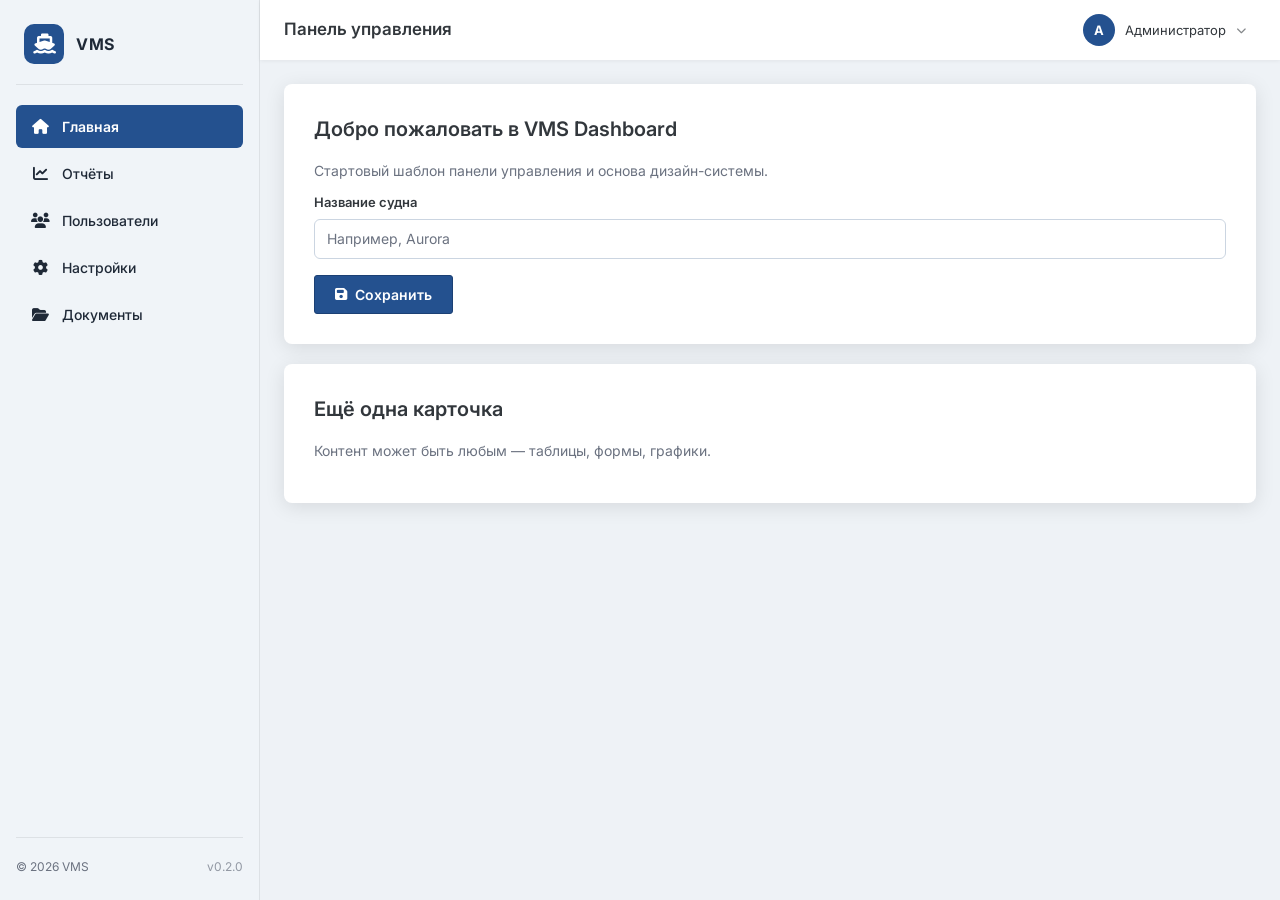
<file: index.html>
<!DOCTYPE html>
<html lang="ru">
<head>
  <meta charset="UTF-8">
  <meta name="viewport" content="width=device-width, initial-scale=1.0">
  <meta name="description" content="VMS Dashboard — дизайн-система административных интерфейсов">
  <title>VMS Dashboard Template</title>
  <link rel="icon" type="image/svg+xml" href="data:image/svg+xml,%3Csvg xmlns='http://www.w3.org/2000/svg' viewBox='0 0 32 32'%3E%3Crect width='32' height='32' rx='6' fill='%2324518f'/%3E%3Ctext x='50%25' y='55%25' dominant-baseline='middle' text-anchor='middle' fill='white' font-family='Arial' font-weight='bold' font-size='14'%3EV%3C/text%3E%3C/svg%3E">
  <link rel="stylesheet" href="https://cdnjs.cloudflare.com/ajax/libs/font-awesome/6.5.2/css/all.min.css">
  <link rel="preconnect" href="https://fonts.googleapis.com">
  <link rel="preconnect" href="https://fonts.gstatic.com" crossorigin>
  <link href="https://fonts.googleapis.com/css2?family=Inter:wght@400;500;600;700&display=swap" rel="stylesheet">
  <link rel="stylesheet" href="tokens/tokens.css?v=0.6.2">
  <link rel="stylesheet" href="style.css?v=0.6.2">
</head>
<body>
<div class="app">
  <aside class="sidebar" id="sidebar">
    <div class="sidebar__logo"><div class="sidebar__logo-mark"><i class="fa-solid fa-ship"></i></div><span class="sidebar__logo-text">VMS</span></div>
    <nav class="sidebar__nav" aria-label="Основная навигация">
      <ul>
        <li><a href="#" class="active" aria-current="page"><i class="fa-solid fa-house icon"></i><span>Главная</span></a></li>
        <li><a href="#"><i class="fa-solid fa-chart-line icon"></i><span>Отчёты</span></a></li>
        <li><a href="#"><i class="fa-solid fa-users icon"></i><span>Пользователи</span></a></li>
        <li><a href="#"><i class="fa-solid fa-gear icon"></i><span>Настройки</span></a></li>
        <li><a href="#"><i class="fa-solid fa-folder-open icon"></i><span>Документы</span></a></li>
      </ul>
    </nav>
    <div class="sidebar__footer"><span>© 2026 VMS</span><span class="sidebar__version">v0.2.0</span></div>
  </aside>
  <div class="overlay" id="overlay"></div>
  <div class="main">
    <header class="topbar">
      <div class="topbar__left">
        <button class="burger" id="burger" aria-controls="sidebar" aria-expanded="false" aria-label="Открыть меню" type="button"><i class="fa-solid fa-bars"></i></button>
        <h1 class="topbar__title">Панель управления</h1>
      </div>
      <div class="user-menu" id="userMenu">
        <button class="user-menu__trigger" id="userTrigger" aria-controls="userDropdown" aria-expanded="false" type="button">
          <div class="avatar" aria-hidden="true">А</div><span class="name">Администратор</span><i class="fa-solid fa-chevron-down caret" aria-hidden="true"></i>
        </button>
        <div class="user-menu__dropdown" id="userDropdown">
          <div class="user-menu__header"><div class="avatar">А</div><div class="info"><strong>Администратор</strong><small>admin@example.com</small></div></div>
          <ul class="user-menu__list">
            <li><a href="#"><i class="fa-solid fa-user icon"></i> Мой профиль</a></li>
            <li><a href="#"><i class="fa-solid fa-sliders icon"></i> Настройки аккаунта</a></li>
            <li><a href="#"><i class="fa-solid fa-bell icon"></i> Уведомления</a></li>
            <li class="divider" aria-hidden="true"></li>
            <li><button class="theme-toggle" id="themeToggle" type="button" aria-pressed="false"><span><i class="fa-solid fa-moon icon" id="themeIcon"></i><span id="themeLabel">Тёмная тема</span></span><span class="theme-toggle__switch" aria-hidden="true"></span></button></li>
            <li class="divider" aria-hidden="true"></li>
            <li><a href="#" class="danger"><i class="fa-solid fa-right-from-bracket icon"></i> Выйти</a></li>
          </ul>
        </div>
      </div>
    </header>
    <main class="content">
      <section class="content__card">
        <h2>Добро пожаловать в VMS Dashboard</h2>
        <p>Стартовый шаблон панели управления и основа дизайн-системы.</p>
        <div class="form-row">
          <label for="demo">Название судна</label>
          <input type="text" id="demo" placeholder="Например, Aurora" autocomplete="off">
        </div>
        <button class="btn" type="button"><i class="fa-solid fa-floppy-disk" aria-hidden="true"></i> Сохранить</button>
      </section>
      <section class="content__card">
        <h2>Ещё одна карточка</h2>
        <p>Контент может быть любым — таблицы, формы, графики.</p>
      </section>
    </main>
  </div>
</div>
<script src="script.js?v=0.6.2"></script>
</body>
</html>
</file>
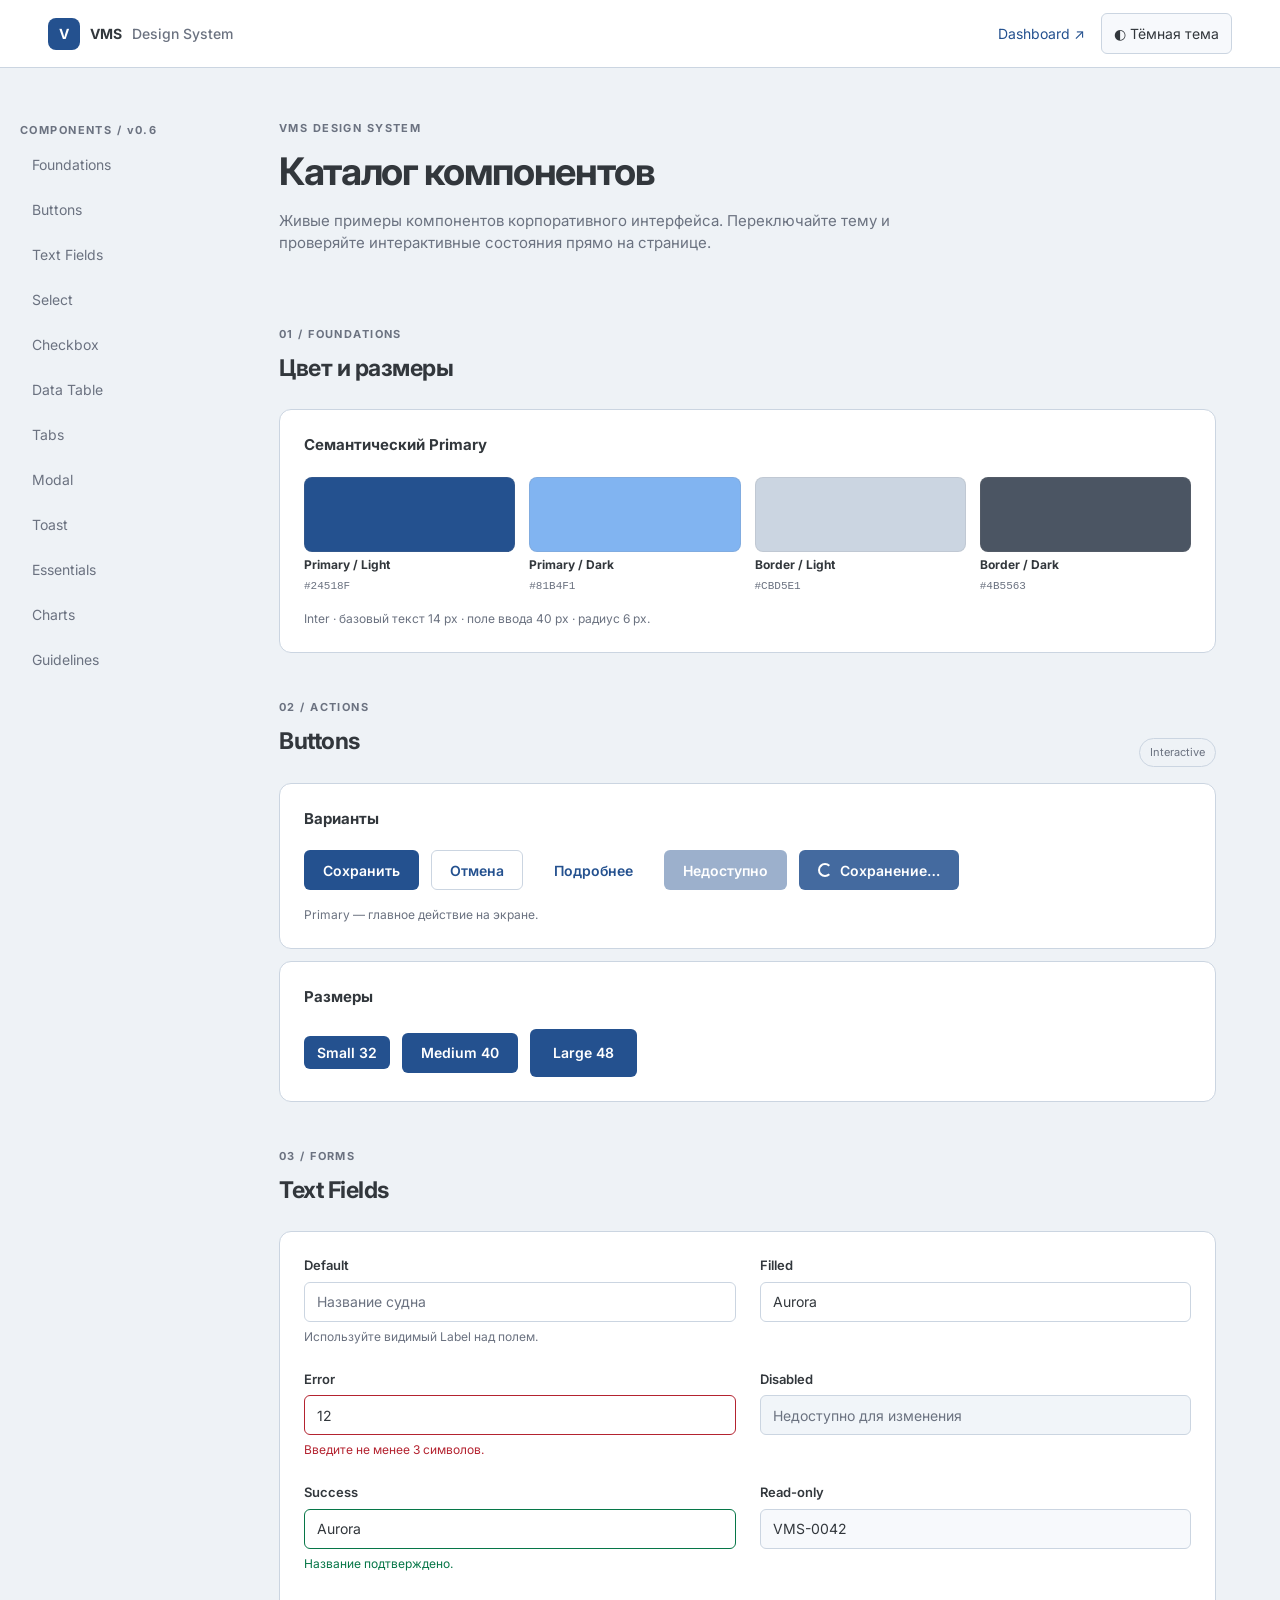
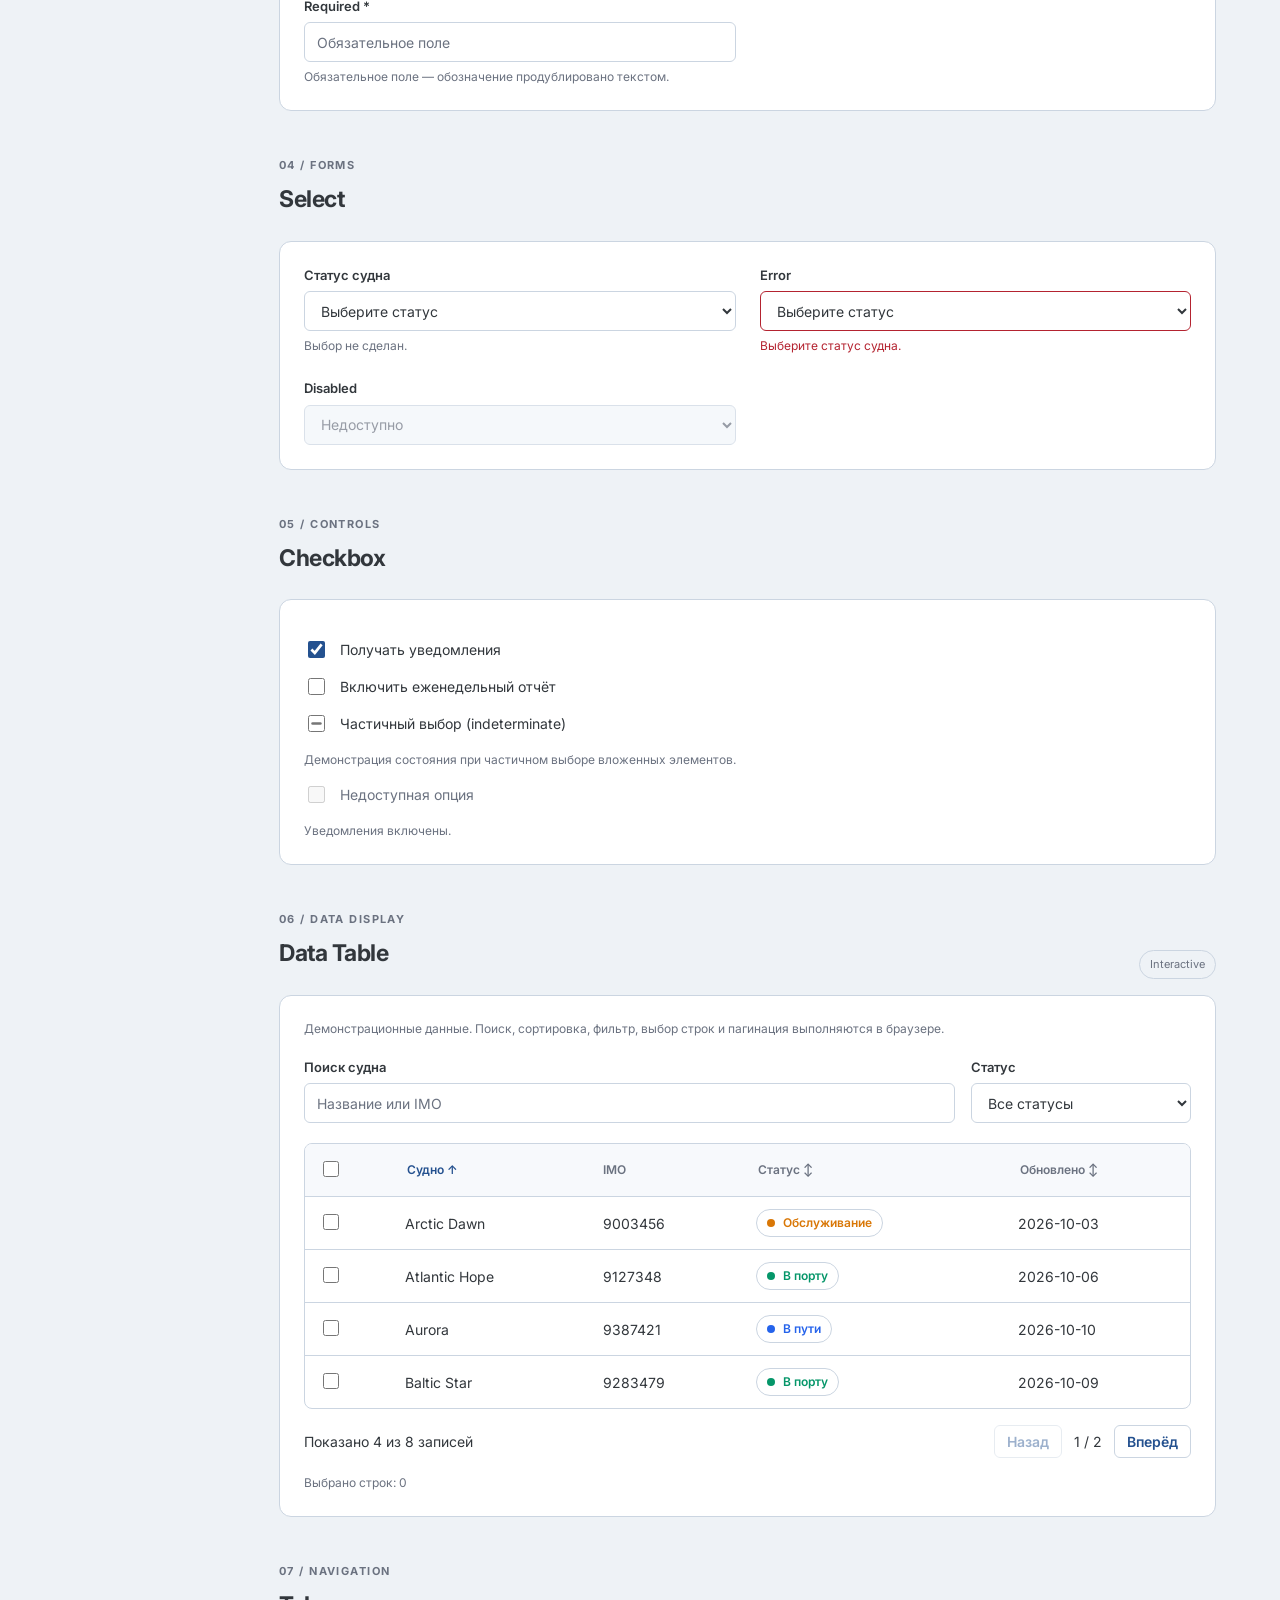
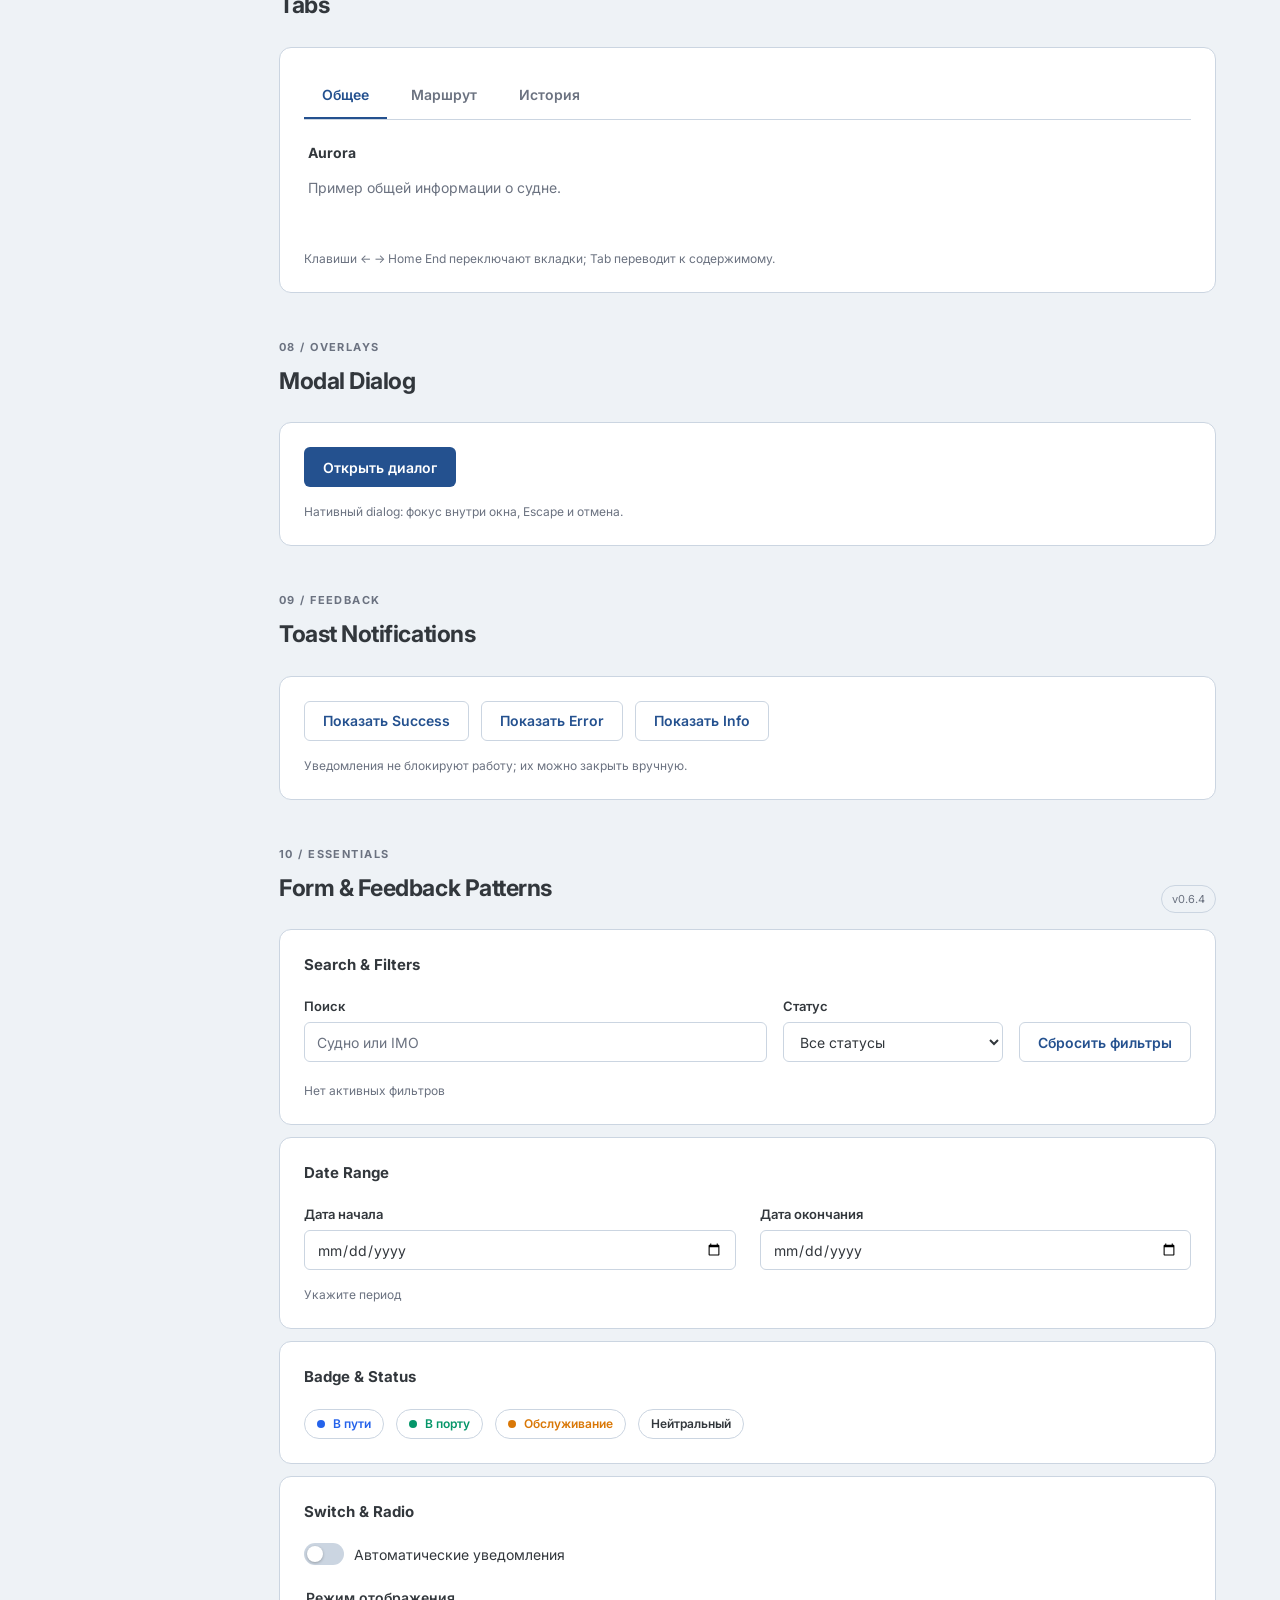
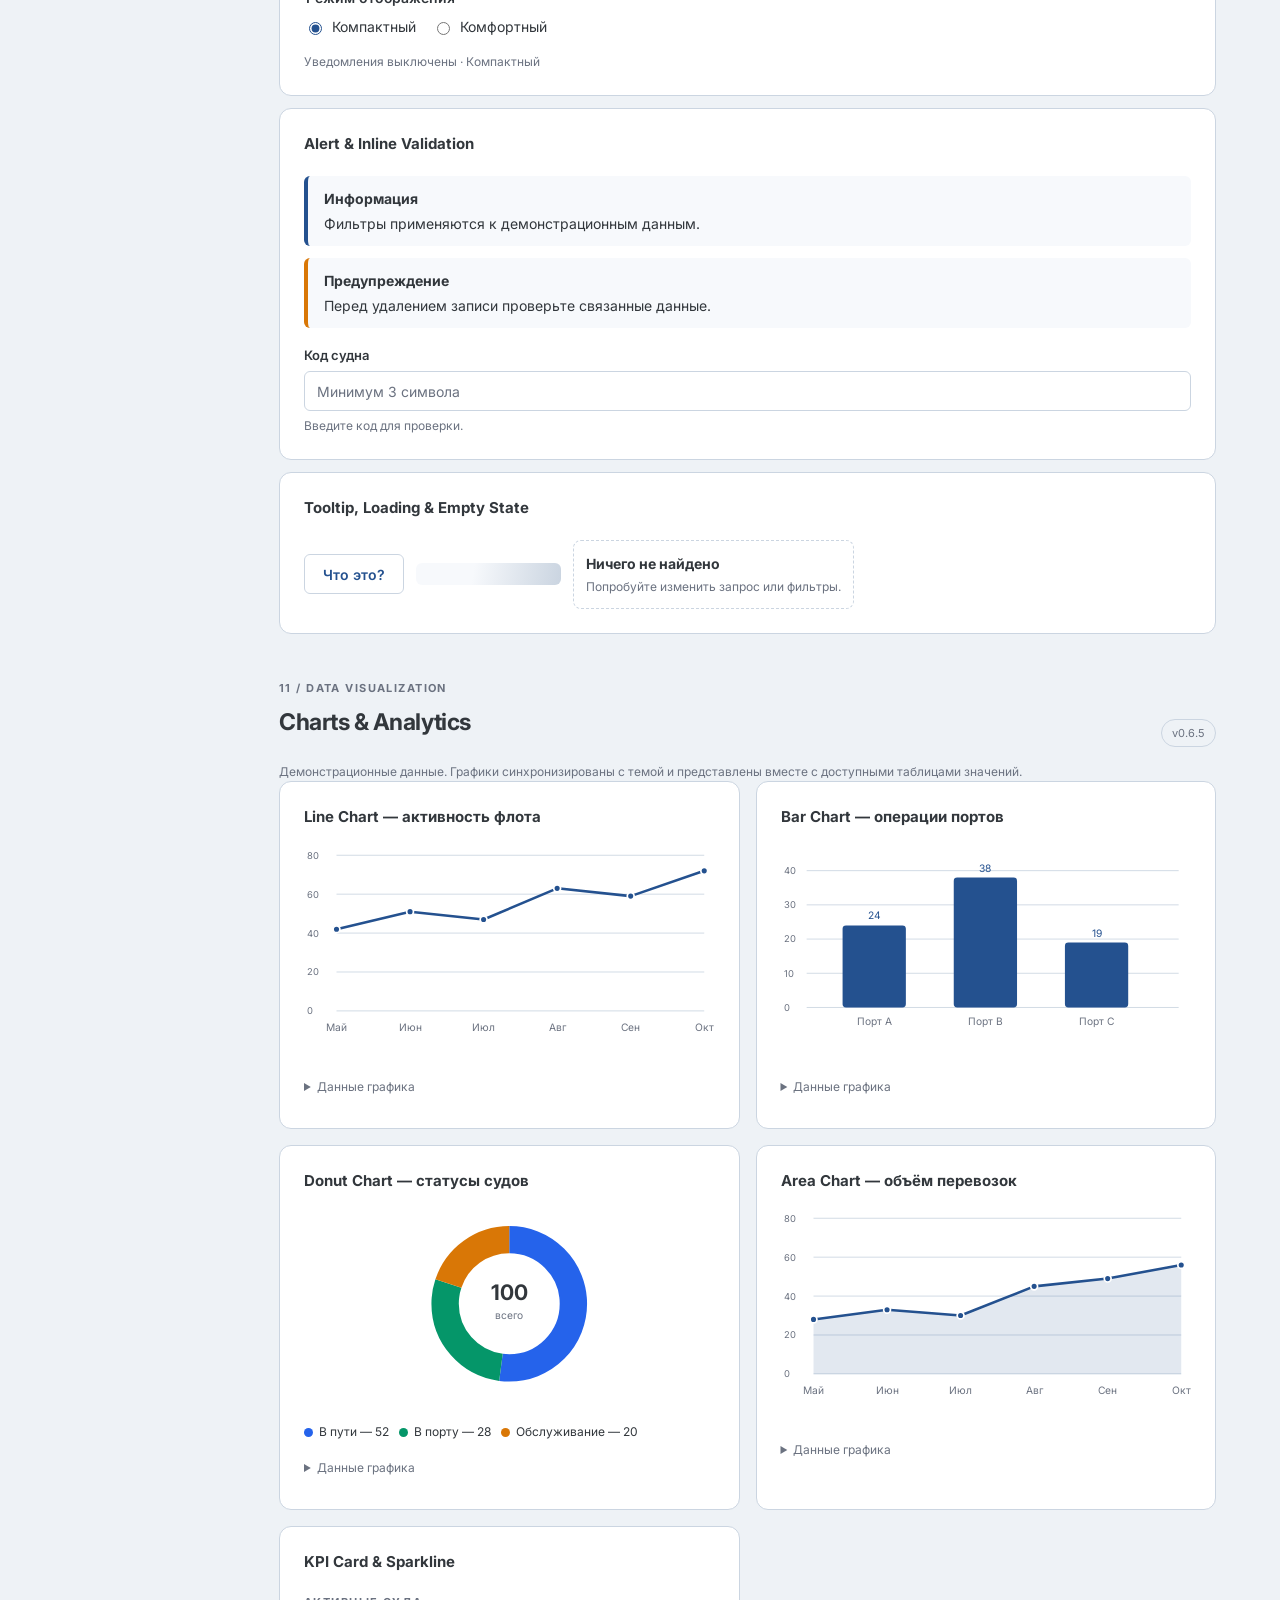
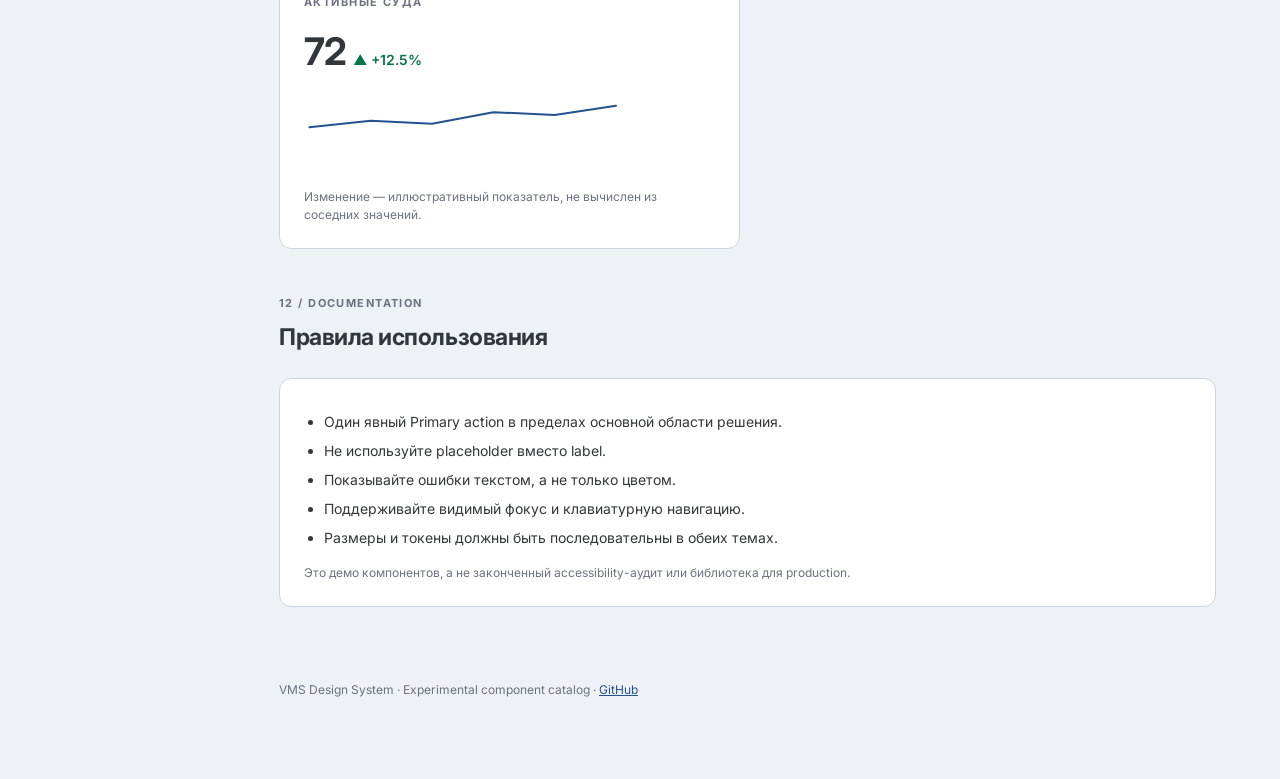
<file: components/index.html>
<!doctype html>
<html lang="ru"><head><meta charset="utf-8"><meta name="viewport" content="width=device-width,initial-scale=1">
<meta name="description" content="Каталог компонентов VMS Design System">
<title>Components — VMS Design System</title>
<link rel="preconnect" href="https://fonts.googleapis.com"><link rel="preconnect" href="https://fonts.gstatic.com" crossorigin>
<link href="https://fonts.googleapis.com/css2?family=Inter:wght@400;500;600;700&display=swap" rel="stylesheet">
<link rel="stylesheet" href="../tokens/tokens.css?v=0.6.2">
<link rel="stylesheet" href="catalog.css?v=0.6.4"><link rel="stylesheet" href="essentials.css?v=0.6.4"><link rel="stylesheet" href="charts.css?v=0.6.5"></head>
<body>
<header class="site-header"><a class="brand" href="../index.html"><span class="logo">V</span> VMS <span class="brand-muted">Design System</span></a><div class="header-actions"><a href="../index.html">Dashboard ↗</a><button id="theme-toggle" class="theme-button" aria-pressed="false" type="button">◐ <span id="theme-label">Тёмная тема</span></button></div></header>
<div class="layout"><aside class="toc" aria-label="Разделы каталога"><span class="eyebrow">COMPONENTS / v0.6</span><a href="#foundations">Foundations</a><a href="#buttons">Buttons</a><a href="#inputs">Text Fields</a><a href="#selects">Select</a><a href="#checkboxes">Checkbox</a><a href="#data-table">Data Table</a><a href="#tabs">Tabs</a><a href="#modal">Modal</a><a href="#toast">Toast</a><a href="#essentials">Essentials</a><a href="#charts">Charts</a><a href="#guidelines">Guidelines</a></aside>
<main class="page"><div class="hero"><span class="eyebrow">VMS DESIGN SYSTEM</span><h1>Каталог компонентов</h1><p>Живые примеры компонентов корпоративного интерфейса. Переключайте тему и проверяйте интерактивные состояния прямо на странице.</p></div>
<section id="foundations" class="section"><div class="section-header"><div><span class="eyebrow">01 / FOUNDATIONS</span><h2>Цвет и размеры</h2></div></div>
<div class="panel"><h3>Семантический Primary</h3><div class="swatches"><div><div class="swatch" style="background:#24518F"></div><b>Primary / Light</b><code>#24518F</code></div><div><div class="swatch" style="background:#81B4F1"></div><b>Primary / Dark</b><code>#81B4F1</code></div><div><div class="swatch" style="background:#CBD5E1"></div><b>Border / Light</b><code>#CBD5E1</code></div><div><div class="swatch" style="background:#4B5563"></div><b>Border / Dark</b><code>#4B5563</code></div></div><p class="hint">Inter · базовый текст 14 px · поле ввода 40 px · радиус 6 px.</p></div></section>
<section id="buttons" class="section"><div class="section-header"><div><span class="eyebrow">02 / ACTIONS</span><h2>Buttons</h2></div><span class="tag">Interactive</span></div>
<div class="panel"><h3>Варианты</h3><div class="demo-row"><button class="button primary" type="button" id="save-btn">Сохранить</button><button class="button secondary" type="button">Отмена</button><button class="button ghost" type="button">Подробнее</button><button class="button primary" disabled type="button">Недоступно</button><button class="button primary loading" type="button" disabled aria-busy="true"><span class="spinner" aria-hidden="true"></span>Сохранение…</button></div><p id="button-feedback" class="hint" role="status" aria-live="polite">Primary — главное действие на экране.</p></div>
<div class="panel"><h3>Размеры</h3><div class="demo-row align-center"><button class="button primary small" type="button">Small 32</button><button class="button primary" type="button">Medium 40</button><button class="button primary large" type="button">Large 48</button></div></div></section>
<section id="inputs" class="section"><div class="section-header"><div><span class="eyebrow">03 / FORMS</span><h2>Text Fields</h2></div></div>
<div class="panel grid-form"><div class="field"><label for="ship">Default</label><input id="ship" placeholder="Название судна"><small>Используйте видимый Label над полем.</small></div><div class="field"><label for="ship-filled">Filled</label><input id="ship-filled" value="Aurora"></div><div class="field"><label for="ship-error">Error</label><input id="ship-error" value="12" aria-invalid="true" aria-describedby="ship-error-message"><small id="ship-error-message" class="error-text">Введите не менее 3 символов.</small></div><div class="field"><label for="ship-disabled">Disabled</label><input id="ship-disabled" value="Недоступно для изменения" disabled></div><div class="field"><label for="ship-success">Success</label><input id="ship-success" class="success" value="Aurora" aria-describedby="ship-success-message"><small id="ship-success-message" class="success-text">Название подтверждено.</small></div><div class="field"><label for="ship-readonly">Read-only</label><input id="ship-readonly" value="VMS-0042" readonly></div><div class="field"><label for="ship-required">Required <span aria-hidden="true">*</span></label><input id="ship-required" required aria-required="true" placeholder="Обязательное поле"><small>Обязательное поле — обозначение продублировано текстом.</small></div></div></section>
<section id="selects" class="section"><div class="section-header"><div><span class="eyebrow">04 / FORMS</span><h2>Select</h2></div></div><div class="panel grid-form"><div class="field"><label for="status">Статус судна</label><select id="status"><option value="">Выберите статус</option><option>В пути</option><option>В порту</option><option>На обслуживании</option></select><small id="status-preview">Выбор не сделан.</small></div><div class="field"><label for="status-error">Error</label><select id="status-error" aria-invalid="true" aria-describedby="status-error-message"><option value="">Выберите статус</option><option value="active">В пути</option></select><small id="status-error-message" class="error-text">Выберите статус судна.</small></div><div class="field"><label for="status-disabled">Disabled</label><select id="status-disabled" disabled><option>Недоступно</option></select></div></div></section>
<section id="checkboxes" class="section"><div class="section-header"><div><span class="eyebrow">05 / CONTROLS</span><h2>Checkbox</h2></div></div><div class="panel"><label class="check"><input type="checkbox" id="notifications" checked><span>Получать уведомления</span></label><label class="check"><input type="checkbox" id="reports"><span>Включить еженедельный отчёт</span></label><label class="check"><input type="checkbox" id="partial" aria-describedby="partial-help"><span>Частичный выбор (indeterminate)</span></label><p id="partial-help" class="hint">Демонстрация состояния при частичном выборе вложенных элементов.</p><label class="check disabled"><input type="checkbox" disabled><span>Недоступная опция</span></label><p id="check-preview" class="hint" role="status">Уведомления включены.</p></div></section>

<section id="data-table" class="section">
  <div class="section-header"><div><span class="eyebrow">06 / DATA DISPLAY</span><h2>Data Table</h2></div><span class="tag">Interactive</span></div>
  <div class="panel">
    <p class="hint table-intro">Демонстрационные данные. Поиск, сортировка, фильтр, выбор строк и пагинация выполняются в браузере.</p>
    <div class="table-toolbar">
      <div class="field table-search"><label for="table-search">Поиск судна</label><input id="table-search" type="search" placeholder="Название или IMO" autocomplete="off"></div>
      <div class="field table-filter"><label for="table-status">Статус</label><select id="table-status"><option value="">Все статусы</option><option value="В пути">В пути</option><option value="В порту">В порту</option><option value="Обслуживание">Обслуживание</option></select></div>
    </div>
    <div class="table-scroll" tabindex="0" role="region" aria-label="Таблица судов, прокручиваемая по горизонтали">
      <table class="data-table"><caption class="visually-hidden">Демонстрационный список судов</caption><thead><tr>
        <th scope="col"><input id="table-select-all" type="checkbox" aria-label="Выбрать все строки на текущей странице"></th>
        <th scope="col"><button type="button" class="sort-control" data-sort="name">Судно <span aria-hidden="true">↕</span></button></th>
        <th scope="col">IMO</th>
        <th scope="col"><button type="button" class="sort-control" data-sort="status">Статус <span aria-hidden="true">↕</span></button></th>
        <th scope="col"><button type="button" class="sort-control" data-sort="updated">Обновлено <span aria-hidden="true">↕</span></button></th>
      </tr></thead><tbody id="table-body"></tbody></table>
    </div>
    <div class="table-footer"><span id="table-summary" role="status" aria-live="polite">Загрузка данных…</span>
    <div class="table-pagination"><button type="button" class="button secondary small" id="table-prev">Назад</button><span id="table-page" aria-live="polite">1 / 1</span><button type="button" class="button secondary small" id="table-next">Вперёд</button></div></div>
    <p class="hint" id="table-selection" role="status" aria-live="polite">Выбрано строк: 0</p>
  </div>
</section>

<section id="tabs" class="section"><div class="section-header"><div><span class="eyebrow">07 / NAVIGATION</span><h2>Tabs</h2></div></div>
<div class="panel"><div class="vms-tabs" role="tablist" aria-label="Информация о судне">
<button class="vms-tab" id="tab-general" type="button" role="tab" aria-controls="panel-general" aria-selected="true" tabindex="0">Общее</button>
<button class="vms-tab" id="tab-route" type="button" role="tab" aria-controls="panel-route" aria-selected="false" tabindex="-1">Маршрут</button>
<button class="vms-tab" id="tab-history" type="button" role="tab" aria-controls="panel-history" aria-selected="false" tabindex="-1">История</button></div>
<div id="panel-general" class="vms-tab-panel" role="tabpanel" aria-labelledby="tab-general" tabindex="0"><strong>Aurora</strong><p>Пример общей информации о судне.</p></div>
<div id="panel-route" class="vms-tab-panel" role="tabpanel" aria-labelledby="tab-route" tabindex="0" hidden><strong>Маршрут</strong><p>Данные маршрута представлены демонстрационно.</p></div>
<div id="panel-history" class="vms-tab-panel" role="tabpanel" aria-labelledby="tab-history" tabindex="0" hidden><strong>История</strong><p>Последние изменения и действия экипажа.</p></div>
<p class="hint">Клавиши ← → Home End переключают вкладки; Tab переводит к содержимому.</p></div></section>
<section id="modal" class="section"><div class="section-header"><div><span class="eyebrow">08 / OVERLAYS</span><h2>Modal Dialog</h2></div></div>
<div class="panel"><button class="button primary" id="open-demo-modal" type="button">Открыть диалог</button><p class="hint">Нативный dialog: фокус внутри окна, Escape и отмена.</p></div>
<dialog id="demo-modal" class="vms-dialog" aria-labelledby="modal-title" aria-describedby="modal-description"><form method="dialog"><div class="vms-dialog-content"><h3 id="modal-title">Подтверждение действия</h3><p id="modal-description">Это демонстрационный диалог. Никакие данные не будут удалены или сохранены.</p><div class="demo-row dialog-actions"><button class="button secondary" value="cancel">Отмена</button><button class="button primary" value="confirm">Подтвердить</button></div></div></form></dialog></section>
<section id="toast" class="section"><div class="section-header"><div><span class="eyebrow">09 / FEEDBACK</span><h2>Toast Notifications</h2></div></div>
<div class="panel"><div class="demo-row"><button class="button secondary" type="button" data-toast="success">Показать Success</button><button class="button secondary" type="button" data-toast="error">Показать Error</button><button class="button secondary" type="button" data-toast="info">Показать Info</button></div><p class="hint">Уведомления не блокируют работу; их можно закрыть вручную.</p></div></section>
<div id="vms-toast-region" class="vms-toast-region" aria-live="polite" aria-atomic="false"></div>
<section id="essentials" class="section"><div class="section-header"><div><span class="eyebrow">10 / ESSENTIALS</span><h2>Form & Feedback Patterns</h2></div><span class="tag">v0.6.4</span></div>
<div class="panel"><h3>Search & Filters</h3><div class="table-toolbar"><div class="field table-search"><label for="essential-search">Поиск</label><input type="search" id="essential-search" placeholder="Судно или IMO"></div><div class="field table-filter"><label for="essential-filter">Статус</label><select id="essential-filter"><option value="">Все статусы</option><option>В пути</option><option>В порту</option><option>Обслуживание</option></select></div><button class="button secondary" type="button" id="essential-clear">Сбросить фильтры</button></div><p class="hint" id="essential-summary" role="status">Нет активных фильтров</p></div>
<div class="panel"><h3>Date Range</h3><div class="grid-form"><div class="field"><label for="date-from">Дата начала</label><input type="date" id="date-from"></div><div class="field"><label for="date-to">Дата окончания</label><input type="date" id="date-to"></div></div><p class="hint" id="date-summary" role="status">Укажите период</p></div>
<div class="panel"><h3>Badge & Status</h3><div class="demo-row"><span class="vms-badge status-transit"><span class="vms-dot"></span>В пути</span><span class="vms-badge status-port"><span class="vms-dot"></span>В порту</span><span class="vms-badge status-maintenance"><span class="vms-dot"></span>Обслуживание</span><span class="vms-badge">Нейтральный</span></div></div>
<div class="panel"><h3>Switch & Radio</h3><div class="essential-controls"><label class="vms-switch"><input id="essential-switch" type="checkbox" role="switch"><span class="vms-track" aria-hidden="true"></span><span>Автоматические уведомления</span></label><fieldset class="vms-radio-group"><legend>Режим отображения</legend><label><input type="radio" name="view-mode" value="compact" checked> Компактный</label><label><input type="radio" name="view-mode" value="comfortable"> Комфортный</label></fieldset></div><p class="hint" id="essential-mode" role="status">Уведомления выключены · Компактный</p></div>
<div class="panel"><h3>Alert & Inline Validation</h3><div class="vms-alert" role="status"><strong>Информация</strong><span>Фильтры применяются к демонстрационным данным.</span></div><div class="vms-alert vms-alert-warning" role="status"><strong>Предупреждение</strong><span>Перед удалением записи проверьте связанные данные.</span></div><div class="field" style="margin-top:18px"><label for="essential-code">Код судна</label><input id="essential-code" aria-describedby="essential-code-help" placeholder="Минимум 3 символа"><small id="essential-code-help">Введите код для проверки.</small></div></div>
<div class="panel"><h3>Tooltip, Loading & Empty State</h3><div class="demo-row align-center"><span class="vms-tooltip"><button type="button" class="button secondary" aria-describedby="essential-tooltip">Что это?</button><span id="essential-tooltip" role="tooltip">Пояснение к элементу управления</span></span><span class="vms-skeleton" aria-label="Пример загрузки" role="img"></span><span class="vms-empty"><strong>Ничего не найдено</strong><small>Попробуйте изменить запрос или фильтры.</small></span></div></div>
</section><section id="charts" class="section"><div class="section-header"><div><span class="eyebrow">11 / DATA VISUALIZATION</span><h2>Charts & Analytics</h2></div><span class="tag">v0.6.5</span></div><p class="hint">Демонстрационные данные. Графики синхронизированы с темой и представлены вместе с доступными таблицами значений.</p>
<div class="chart-grid">
<div class="panel chart-panel"><h3>Line Chart — активность флота</h3><div id="chart-line" class="vms-chart" role="img" aria-label="Линейный график активных судов по месяцам с мая по октябрь"></div><details><summary>Данные графика</summary><table><caption>Активные суда по месяцам</caption><tbody><tr><th scope="row">Май</th><td>42</td></tr><tr><th scope="row">Июн</th><td>51</td></tr><tr><th scope="row">Июл</th><td>47</td></tr><tr><th scope="row">Авг</th><td>63</td></tr><tr><th scope="row">Сен</th><td>59</td></tr><tr><th scope="row">Окт</th><td>72</td></tr></tbody></table></details></div>
<div class="panel chart-panel"><h3>Bar Chart — операции портов</h3><div id="chart-bar" class="vms-chart" role="img" aria-label="Столбчатая диаграмма: порт A 24, порт B 38, порт C 19"></div><details><summary>Данные графика</summary><table><caption>Количество операций</caption><tbody><tr><th scope="row">Порт A</th><td>24</td></tr><tr><th scope="row">Порт B</th><td>38</td></tr><tr><th scope="row">Порт C</th><td>19</td></tr></tbody></table></details></div>
<div class="panel chart-panel"><h3>Donut Chart — статусы судов</h3><div id="chart-donut" class="vms-chart" role="img" aria-label="Кольцевая диаграмма: в пути 52, в порту 28, обслуживание 20"></div><div class="chart-legend"><span><i class="dot transit"></i>В пути — 52</span><span><i class="dot port"></i>В порту — 28</span><span><i class="dot maintenance"></i>Обслуживание — 20</span></div><details><summary>Данные графика</summary><table><caption>Распределение по статусам</caption><tbody><tr><th scope="row">В пути</th><td>52</td></tr><tr><th scope="row">В порту</th><td>28</td></tr><tr><th scope="row">Обслуживание</th><td>20</td></tr></tbody></table></details></div>
<div class="panel chart-panel"><h3>Area Chart — объём перевозок</h3><div id="chart-area" class="vms-chart" role="img" aria-label="Диаграмма с областью: объём перевозок растёт с 28 до 56 единиц между маем и октябрём"></div><details><summary>Данные графика</summary><table><caption>Объём перевозок по месяцам</caption><tbody><tr><th scope="row">Май</th><td>28</td></tr><tr><th scope="row">Июн</th><td>33</td></tr><tr><th scope="row">Июл</th><td>30</td></tr><tr><th scope="row">Авг</th><td>45</td></tr><tr><th scope="row">Сен</th><td>49</td></tr><tr><th scope="row">Окт</th><td>56</td></tr></tbody></table></details></div>
<div class="panel chart-panel chart-kpi"><h3>KPI Card & Sparkline</h3><span class="eyebrow">АКТИВНЫЕ СУДА</span><div class="kpi-value">72 <span class="kpi-change">▲ +12.5%</span></div><div id="chart-sparkline" class="vms-chart sparkline" role="img" aria-label="Мини-график динамики: 42, 51, 47, 63, 59, 72"></div><p class="hint">Изменение — иллюстративный показатель, не вычислен из соседних значений.</p></div>
</div></section><section id="guidelines" class="section"><div class="section-header"><div><span class="eyebrow">12 / DOCUMENTATION</span><h2>Правила использования</h2></div></div><div class="panel"><ul class="guidelines"><li>Один явный Primary action в пределах основной области решения.</li><li>Не используйте placeholder вместо label.</li><li>Показывайте ошибки текстом, а не только цветом.</li><li>Поддерживайте видимый фокус и клавиатурную навигацию.</li><li>Размеры и токены должны быть последовательны в обеих темах.</li></ul><p class="hint">Это демо компонентов, а не законченный accessibility-аудит или библиотека для production.</p></div></section>
<footer>VMS Design System · Experimental component catalog · <a href="https://github.com/eznzz/vms-design-system">GitHub</a></footer>
</main></div><script src="catalog.js?v=0.6.4"></script><script src="essentials.js?v=0.6.4"></script><script src="charts.js?v=0.6.5"></script></body></html>
</file>
<file: tokens/tokens.css>
/* VMS Design System v0.4 — single source of truth for shared semantic tokens. */
:root {
  --vms-font-body: 'Inter', -apple-system, BlinkMacSystemFont, 'Roboto', 'Helvetica Neue', Arial, sans-serif;
  --vms-color-primary: #24518F;
  --vms-color-primary-hover: #1B4074;
  --vms-color-primary-active: #172F51;
  --vms-color-on-primary: #FFFFFF;
  --vms-color-text: #32373C;
  --vms-color-muted: #6B7280;
  --vms-color-canvas: #EEF2F6;
  --vms-color-surface: #FFFFFF;
  --vms-color-surface-subtle: #F7F9FC;
  --vms-color-border: #CBD5E1;
  --vms-color-focus: #24518F;
  --vms-color-focus-ring: rgba(36, 81, 143, .18);
  --vms-color-error: #B42330;
  --vms-color-success: #067647;
  --vms-color-input-bg: #FFFFFF;
  --vms-color-input-disabled-bg: #F1F5F9;
  --vms-input-height: 40px;
  --vms-input-radius: 6px;
  --vms-input-font-size: 14px;
  --vms-input-padding-x: 12px;
  --vms-status-in-transit: #2563EB;
  --vms-status-in-port: #059669;
  --vms-status-maintenance: #D97706;
}
body.dark {
  color-scheme: dark;
  --vms-color-primary: #81B4F1;
  --vms-color-primary-hover: #A4CAFA;
  --vms-color-primary-active: #C8DEFF;
  --vms-color-on-primary: #111827;
  --vms-color-text: #E5E7EB;
  --vms-color-muted: #9CA3AF;
  --vms-color-canvas: #111827;
  --vms-color-surface: #1F2937;
  --vms-color-surface-subtle: #263344;
  --vms-color-border: #4B5563;
  --vms-color-focus: #81B4F1;
  --vms-color-focus-ring: rgba(129, 180, 241, .22);
  --vms-color-error: #FFA8AE;
  --vms-color-success: #6CE0B0;
  --vms-color-input-bg: #111827;
  --vms-color-input-disabled-bg: #263344;
  --vms-status-in-transit: #60A5FA;
  --vms-status-in-port: #34D399;
  --vms-status-maintenance: #FBBF24;
}
</file>
<file: style.css>
/* =========================================================
   VMS Dashboard Template
   Version: 1.0.0
   Author: Your Name
   License: MIT
   ========================================================= */

/* ===== RESET ===== */
*,
*::before,
*::after {
    box-sizing: border-box;
    margin: 0;
    padding: 0;
}

/* ===== THEME VARIABLES ===== */
body {
    /* Fonts */
    --font-body: var(--vms-font-body);
    --font-mono: 'SFMono-Regular', Consolas, 'Liberation Mono', Menlo, monospace;

    /* Sidebar */
    --sidebar-bg:          #F0F4F8;
    --sidebar-text:        #1F2937;
    --sidebar-hover:       rgba(0, 0, 0, .06);
    --sidebar-active-bg:   var(--vms-color-primary);
    --sidebar-active-text: var(--vms-color-on-primary);
    --sidebar-border:      rgba(0, 0, 0, .08);

    /* Layout */
    --body-bg:    var(--vms-color-canvas);
    --card-bg:    var(--vms-color-surface);
    --topbar-bg:  var(--vms-color-surface);
    --text:       var(--vms-color-text);
    --text-muted: var(--vms-color-muted);

    /* Accents */
    --blue:       var(--vms-color-primary);
    --blue-hover: var(--vms-color-primary-hover);

    /* Inputs */
    --gray-light:  #fbfbfb;
    --gray-border: #dddddd;

    /* Geometry */
    --shadow:    0 4px 20px rgba(0, 0, 0, .1);
    --radius:    8px;
    --sidebar-w: 260px;
    --header-h:  60px;

    /* Admin-bar (если используется в WP) */
    --wp-admin-bar-h: 32px;
}

/* ===== DARK THEME ===== */
body.dark {
    --sidebar-bg:          #1F2937;
    --sidebar-text:        #e5e7eb;
    --sidebar-hover:       rgba(255, 255, 255, .08);
    --sidebar-active-bg:   var(--vms-color-primary);
    --sidebar-active-text: var(--vms-color-on-primary);
    --sidebar-border:      rgba(255, 255, 255, .1);

    --body-bg:    var(--vms-color-canvas);
    --card-bg:    var(--vms-color-surface);
    --topbar-bg:  var(--vms-color-surface);
    --text:       var(--vms-color-text);
    --text-muted: var(--vms-color-muted);

    --gray-light:  #111827;
    --gray-border: #374151;
    --shadow:      0 4px 20px rgba(0, 0, 0, .4);
}

/* ===== BASE ===== */
html, body {
    height: 100%;
}

body {
    font-family: var(--font-body);
    font-size: 14px;
    line-height: 1.5;
    color: var(--text);
    background: var(--body-bg);
    min-height: 100vh;
    transition: background .3s, color .3s;
    -webkit-font-smoothing: antialiased;
    -moz-osx-font-smoothing: grayscale;
}

img {
    max-width: 100%;
    height: auto;
}

a {
    color: var(--blue);
    text-decoration: none;
    transition: color .2s;
}

a:hover {
    color: var(--blue-hover);
}

/* ===== LAYOUT ===== */
.app {
    display: flex;
    min-height: 100vh;
}

.main {
    flex: 1;
    display: flex;
    flex-direction: column;
    min-width: 0;
}

/* =========================================================
   SIDEBAR
   ========================================================= */
.sidebar {
    width: var(--sidebar-w);
    flex-shrink: 0;
    background: var(--sidebar-bg);
    color: var(--sidebar-text);
    display: flex;
    flex-direction: column;
    padding: 24px 16px;
    position: sticky;
    top: 0;
    height: 100vh;
    overflow-y: auto;
    border-right: 1px solid var(--sidebar-border);
    transition: background .3s, color .3s, transform .3s ease;
}

.sidebar__logo {
    display: flex;
    align-items: center;
    gap: 12px;
    padding: 0 8px 20px;
    border-bottom: 1px solid var(--sidebar-border);
    margin-bottom: 20px;
}

.sidebar__logo-mark {
    width: 40px;
    height: 40px;
    border-radius: 10px;
    background: var(--blue);
    color: var(--vms-color-on-primary);
    display: flex;
    align-items: center;
    justify-content: center;
    font-size: 20px;
    flex-shrink: 0;
}

.sidebar__logo-text {
    font-size: 16px;
    font-weight: 700;
    letter-spacing: .5px;
    text-transform: uppercase;
}

.sidebar__nav ul {
    list-style: none;
    display: flex;
    flex-direction: column;
    gap: 4px;
}

.sidebar__nav a {
    display: flex;
    align-items: center;
    gap: 12px;
    padding: 11px 14px;
    color: var(--sidebar-text);
    border-radius: 6px;
    font-size: 14px;
    font-weight: 500;
    transition: background .2s, color .2s;
}

.sidebar__nav a:hover,
.sidebar__nav a:focus {
    background: var(--sidebar-hover);
    color: var(--sidebar-text);
    outline: none;
}

.sidebar__nav a.active {
    background: var(--sidebar-active-bg);
    color: var(--sidebar-active-text);
    font-weight: 600;
}

.sidebar__nav .icon {
    width: 20px;
    flex-shrink: 0;
    text-align: center;
    font-size: 15px;
}

.sidebar__footer {
    margin-top: auto;
    padding-top: 20px;
    border-top: 1px solid var(--sidebar-border);
    font-size: 12px;
    color: var(--text-muted);
    display: flex;
    justify-content: space-between;
    align-items: center;
}

.sidebar__version {
    opacity: .7;
}

/* =========================================================
   TOPBAR
   ========================================================= */
.topbar {
    height: var(--header-h);
    background: var(--topbar-bg);
    display: flex;
    align-items: center;
    justify-content: space-between;
    padding: 0 24px;
    box-shadow: 0 1px 4px rgba(0, 0, 0, .06);
    position: sticky;
    top: 0;
    z-index: 20;
    overflow: visible;
    transition: background .3s, top .2s;
}

.topbar__left {
    display: flex;
    align-items: center;
    gap: 12px;
}

.topbar__title {
    font-size: 17px;
    font-weight: 600;
    color: var(--text);
}

/* ===== BURGER ===== */
.burger {
    display: none;
    background: none;
    border: none;
    cursor: pointer;
    padding: 8px;
    color: var(--text);
    position: relative;
    z-index: 101;
    border-radius: 6px;
    transition: background .2s;
}

.burger:hover {
    background: var(--sidebar-hover);
}

.burger i {
    font-size: 20px;
}

/* =========================================================
   USER MENU (CABINET)
   ========================================================= */
.user-menu {
    position: relative;
    z-index: 30;
}

.user-menu__trigger {
    display: flex;
    align-items: center;
    gap: 10px;
    font-size: 13px;
    color: var(--text);
    background: none;
    border: none;
    cursor: pointer;
    padding: 6px 10px;
    border-radius: 6px;
    font-family: inherit;
    transition: background .2s;
}

.user-menu__trigger:hover {
    background: var(--sidebar-hover);
}

.user-menu__trigger .avatar {
    width: 32px;
    height: 32px;
    border-radius: 50%;
    background: var(--blue);
    color: var(--vms-color-on-primary);
    display: flex;
    align-items: center;
    justify-content: center;
    font-weight: 700;
    font-size: 13px;
    flex-shrink: 0;
}

.user-menu__trigger .caret {
    font-size: 10px;
    opacity: .6;
    transition: transform .2s;
}

.user-menu.open .user-menu__trigger .caret {
    transform: rotate(180deg);
}

/* Dropdown */
.user-menu__dropdown {
    position: absolute;
    top: calc(100% + 10px);
    right: 0;
    width: 280px;
    background: var(--card-bg);
    border: 1px solid var(--gray-border);
    border-radius: var(--radius);
    box-shadow: var(--shadow);
    padding: 16px;
    display: none;
    z-index: 9999;
}

.user-menu.open .user-menu__dropdown {
    display: block;
    animation: vmsCabinetFadeIn .2s ease-out;
}

@keyframes vmsCabinetFadeIn {
    from { opacity: 0; transform: translateY(-6px); }
    to   { opacity: 1; transform: translateY(0); }
}

.user-menu__header {
    display: flex;
    align-items: center;
    gap: 12px;
    padding-bottom: 14px;
    border-bottom: 1px solid var(--gray-border);
    margin-bottom: 12px;
}

.user-menu__header .avatar {
    width: 44px;
    height: 44px;
    border-radius: 50%;
    background: var(--blue);
    color: var(--vms-color-on-primary);
    display: flex;
    align-items: center;
    justify-content: center;
    font-weight: 700;
    font-size: 16px;
    flex-shrink: 0;
}

.user-menu__header .info strong {
    display: block;
    font-size: 14px;
    color: var(--text);
}

.user-menu__header .info small {
    font-size: 12px;
    color: var(--text-muted);
}

.user-menu__list {
    list-style: none;
    display: flex;
    flex-direction: column;
    gap: 2px;
}

.user-menu__list a,
.user-menu__list button {
    display: flex;
    align-items: center;
    gap: 10px;
    width: 100%;
    padding: 9px 10px;
    font-size: 13px;
    color: var(--text);
    text-decoration: none;
    background: none;
    border: none;
    border-radius: 6px;
    cursor: pointer;
    text-align: left;
    font-family: inherit;
    transition: background .2s;
}

.user-menu__list a:hover,
.user-menu__list button:hover {
    background: var(--sidebar-hover);
}

.user-menu__list .icon {
    width: 18px;
    text-align: center;
    font-size: 14px;
    color: var(--text-muted);
}

.user-menu__list a:hover .icon,
.user-menu__list button:hover .icon {
    color: var(--text);
}

.user-menu__list .divider {
    height: 1px;
    background: var(--gray-border);
    margin: 8px 0;
}

.user-menu__list .danger { color: #dc2626; }
.user-menu__list .danger .icon { color: #dc2626; }

/* ===== THEME TOGGLE ===== */
.theme-toggle {
    display: flex !important;
    align-items: center;
    justify-content: space-between;
}

.theme-toggle > span:first-child {
    display: flex;
    align-items: center;
    gap: 10px;
}

.theme-toggle__switch {
    position: relative;
    width: 38px;
    height: 20px;
    background: var(--gray-border);
    border-radius: 10px;
    transition: background .2s;
    flex-shrink: 0;
}

.theme-toggle__switch::after {
    content: "";
    position: absolute;
    top: 2px;
    left: 2px;
    width: 16px;
    height: 16px;
    background: #fff;
    border-radius: 50%;
    box-shadow: 0 1px 3px rgba(0, 0, 0, .2);
    transition: transform .2s;
}

body.dark .theme-toggle__switch {
    background: var(--blue);
}

body.dark .theme-toggle__switch::after {
    transform: translateX(18px);
}

/* =========================================================
   CONTENT
   ========================================================= */
.content {
    flex: 1;
    padding: 24px;
}

.content__card {
    background: var(--card-bg);
    border-radius: var(--radius);
    box-shadow: var(--shadow);
    padding: 30px;
    animation: fadeIn .5s ease-out;
    transition: background .3s;
}

.content__card + .content__card {
    margin-top: 20px;
}

.content__card h2 {
    font-size: 20px;
    margin-bottom: 16px;
    font-weight: 600;
    color: var(--text);
}

.content__card p {
    margin-bottom: 12px;
    color: var(--text-muted);
}

/* ===== FORM ===== */
.form-row {
    margin-bottom: 16px;
}

.form-row label {
    display: block;
    font-size: 13px;
    font-weight: 600;
    margin-bottom: 6px;
    color: var(--text);
}

.form-row input,
.form-row textarea,
.form-row select {
    width: 100%;
    padding: 10px 12px;
    font-size: 15px;
    font-family: inherit;
    color: var(--text);
    border: 1px solid var(--gray-border);
    border-radius: 4px;
    background: var(--gray-light);
    transition: border-color .2s, box-shadow .2s, background .3s;
}

.form-row input:focus,
.form-row textarea:focus,
.form-row select:focus {
    outline: none;
    border-color: var(--blue);
    box-shadow: 0 0 0 2px rgba(0, 133, 186, .2);
}

/* ===== BUTTONS ===== */
.btn {
    display: inline-flex;
    align-items: center;
    gap: 8px;
    padding: 10px 20px;
    font-size: 14px;
    font-weight: 600;
    font-family: inherit;
    color: #fff;
    background: var(--blue);
    border: 1px solid var(--blue-hover);
    border-radius: 3px;
    cursor: pointer;
    transition: background .2s, transform .1s;
}

.btn:hover {
    background: var(--blue-hover);
}

.btn:active {
    transform: scale(.98);
}

/* =========================================================
   ANIMATIONS
   ========================================================= */
@keyframes fadeIn {
    from { opacity: 0; transform: translateY(20px); }
    to   { opacity: 1; transform: translateY(0); }
}

/* =========================================================
   RESPONSIVE
   ========================================================= */
@media (max-width: 900px) {
    .burger {
        display: inline-flex;
        align-items: center;
    }

    .overlay.open {
        display: block;
    }

    .app {
        display: block;
    }

    .sidebar {
        position: fixed;
        left: 0;
        top: 0;
        bottom: 0;
        z-index: 1000;
        width: 280px;
        max-width: 85vw;
        height: 100vh;
        transform: translateX(-100%);
        transition: transform .3s ease;
        box-shadow: 4px 0 20px rgba(0, 0, 0, .3);
        border-right: none;
        overflow-y: auto;
    }

    .sidebar.open {
        transform: translateX(0);
    }
}

@media (max-width: 480px) {
    .content { padding: 16px; }
    .content__card { padding: 20px; }
    .topbar { padding: 0 16px; }

    .user-menu__trigger .name { display: none; }

    .user-menu__dropdown {
        width: calc(100vw - 32px);
        right: -8px;
    }
}

/* =========================================================
   OVERLAY
   ========================================================= */
.overlay {
    display: none;
    position: fixed;
    inset: 0;
    background: rgba(0, 0, 0, .5);
    z-index: 999;
}

.overlay.open {
    display: block;
}

/* =========================================================
   UTILITIES
   ========================================================= */
.screen-reader-text {
    position: absolute !important;
    width: 1px;
    height: 1px;
    padding: 0;
    margin: -1px;
    overflow: hidden;
    clip: rect(0, 0, 0, 0);
    white-space: nowrap;
    border: 0;
}
/* Shared tokens are provided by tokens/tokens.css. */
body {
  --blue-active: var(--vms-color-primary-active);
  --input-bg: var(--vms-color-input-bg);
  --input-text: var(--vms-color-text);
  --input-border: var(--vms-color-border);
  --input-placeholder: var(--vms-color-muted);
  --input-radius: var(--vms-input-radius);
  --input-height: var(--vms-input-height);
  --input-focus: var(--vms-color-focus);
  --input-focus-ring: var(--vms-color-focus-ring);
  --input-error: var(--vms-color-error);
  --input-disabled-bg: var(--vms-color-input-disabled-bg);
  --button-text: var(--vms-color-on-primary);
}
.form-row input,
.form-row textarea,
.form-row select {
  min-height: var(--input-height);
  padding: 9px 12px;
  font-size: 14px;
  color: var(--input-text);
  background: var(--input-bg);
  border: 1px solid var(--input-border);
  border-radius: var(--input-radius);
}
.form-row input::placeholder,
.form-row textarea::placeholder { color: var(--input-placeholder); }
.form-row :is(input,textarea,select):focus-visible {
  outline: none;
  border-color: var(--input-focus);
  box-shadow: 0 0 0 3px var(--input-focus-ring);
}
.form-row :is(input,textarea,select):disabled {
  background: var(--input-disabled-bg);
  color: var(--input-placeholder);
  cursor: not-allowed;
}
.form-row :is(input,textarea,select)[aria-invalid="true"] {
  border-color: var(--input-error);
}
.btn { color: var(--button-text); }
.btn:focus-visible,
.burger:focus-visible,
.sidebar__nav a:focus-visible,
.user-menu__trigger:focus-visible,
.user-menu__list :is(a,button):focus-visible {
  outline: 2px solid var(--input-focus);
  outline-offset: 3px;
}
@media (prefers-reduced-motion: reduce) {
  *, *::before, *::after { animation-duration: .01ms !important; transition-duration: .01ms !important; }
}
/* v0.6.2 theme consistency */
body{color-scheme:light}
body.dark{color-scheme:dark}
.sidebar__nav a.active:hover,.sidebar__nav a.active:focus-visible{background:var(--sidebar-active-bg);color:var(--sidebar-active-text)}
.theme-toggle__switch{background:var(--vms-color-border)}
body.dark .theme-toggle__switch{background:var(--vms-color-primary)}
</file>
<file: components/catalog.css>
body{font-family:var(--vms-font-body);font-size:14px;line-height:1.5;color-scheme:light;--bg:var(--vms-color-canvas);--surface:var(--vms-color-surface);--subtle:var(--vms-color-surface-subtle);--text:var(--vms-color-text);--muted:var(--vms-color-muted);--line:var(--vms-color-border);--brand:var(--vms-color-primary);--brand-hover:var(--vms-color-primary-hover);--button-text:var(--vms-color-on-primary);--ring:var(--vms-color-focus-ring);--error:var(--vms-color-error);--disabled:var(--vms-color-input-disabled-bg);--radius:var(--vms-input-radius)}
body.dark{color-scheme:dark}
*{box-sizing:border-box}html{scroll-behavior:smooth}body{margin:0;background:var(--bg);color:var(--text)}button,input,select{font:inherit}button{cursor:pointer}a{color:var(--brand)}.site-header{height:68px;display:flex;align-items:center;justify-content:space-between;gap:16px;padding:0 clamp(16px,4vw,48px);border-bottom:1px solid var(--line);background:var(--surface);position:sticky;top:0;z-index:10}.brand{display:flex;align-items:center;gap:10px;color:var(--text);font-weight:700;text-decoration:none}.logo{display:grid;place-items:center;width:32px;height:32px;border-radius:8px;background:var(--brand);color:var(--button-text)}.brand-muted{font-weight:500;color:var(--muted)}.header-actions{display:flex;gap:16px;align-items:center}.header-actions a{text-decoration:none}.theme-button{background:var(--subtle);border:1px solid var(--line);border-radius:var(--radius);color:var(--text);padding:9px 12px}.layout{display:grid;grid-template-columns:215px minmax(0,1fr);max-width:1400px;margin:auto}.toc{align-self:start;position:sticky;top:88px;padding:34px 20px;display:flex;flex-direction:column;gap:6px}.toc a{padding:9px 12px;border-radius:var(--radius);text-decoration:none;color:var(--muted)}.toc a:hover{color:var(--text);background:var(--subtle)}.page{padding:36px clamp(16px,5vw,76px) 48px;min-width:0}.hero{padding:12px 0 28px}.eyebrow{font-size:11px;font-weight:700;letter-spacing:.13em;color:var(--muted)}h1{font-size:clamp(28px,4vw,38px);letter-spacing:-.035em;line-height:1.2;margin:12px 0}h2{font-size:23px;letter-spacing:-.02em;margin:8px 0}h3{font-size:15px;margin:0 0 20px}.hero p{max-width:640px;color:var(--muted);font-size:15px}.section{scroll-margin-top:90px;margin:24px 0 42px}.section-header{display:flex;align-items:end;justify-content:space-between;margin-bottom:16px}.panel{background:var(--surface);border:1px solid var(--line);border-radius:12px;padding:24px;margin-bottom:12px}.tag{font-size:11px;border:1px solid var(--line);border-radius:20px;padding:5px 10px;color:var(--muted)}.swatches{display:grid;grid-template-columns:repeat(4,minmax(0,1fr));gap:14px}.swatches>div{display:flex;flex-direction:column;gap:4px;min-width:0}.swatch{height:75px;border-radius:8px;border:1px solid rgba(128,128,128,.15)}.swatches b{font-size:12px}.swatches code{font-size:11px;color:var(--muted)}.hint,small{color:var(--muted);font-size:12px}.hint{margin:16px 0 0}.demo-row{display:flex;gap:12px;flex-wrap:wrap}.align-center{align-items:center}.button{display:inline-flex;align-items:center;justify-content:center;min-height:var(--vms-input-height);padding:8px 18px;border-radius:var(--radius);border:1px solid transparent;font-weight:600;transition:background .15s,transform .15s}.button:active:not(:disabled){transform:translateY(1px)}.primary{color:var(--button-text);background:var(--brand)}.primary:hover:not(:disabled){background:var(--brand-hover)}.secondary{color:var(--brand);border-color:var(--line);background:var(--surface)}.secondary:hover{background:var(--subtle)}.ghost{color:var(--brand);background:transparent}.ghost:hover{background:var(--subtle)}.button:disabled{opacity:.45;cursor:not-allowed}.button.small{min-height:32px;padding:5px 12px}.button.large{min-height:48px;padding:12px 22px}.grid-form{display:grid;grid-template-columns:repeat(2,minmax(0,1fr));gap:24px}.field{display:flex;flex-direction:column;gap:6px}.field label{font-size:13px;font-weight:600}.field input,.field select{height:var(--vms-input-height);border:1px solid var(--line);background:var(--vms-color-input-bg);color:var(--text);border-radius:var(--radius);padding:0 var(--vms-input-padding-x);width:100%}.field input::placeholder{color:var(--muted);opacity:1}.field input:disabled,.field select:disabled{background:var(--disabled);color:var(--muted);cursor:not-allowed}.field input[readonly]{background:var(--subtle)}.field input[aria-invalid=true]{border-color:var(--error)}.error-text{color:var(--error)}.check{display:flex;align-items:center;gap:12px;margin:14px 0;cursor:pointer}.check input{width:17px;height:17px;accent-color:var(--brand)}.check.disabled{color:var(--muted);cursor:not-allowed}.guidelines{margin:0;padding-left:20px}.guidelines li{margin:8px 0}footer{padding:32px 0;color:var(--muted);font-size:12px} :is(a,button,input,select):focus-visible{outline:2px solid var(--brand);outline-offset:3px;box-shadow:0 0 0 3px var(--ring)}@media(max-width:760px){.layout{display:block}.toc{position:static;flex-direction:row;overflow:auto;padding:12px 16px;white-space:nowrap}.toc .eyebrow{display:none}.page{padding:20px 16px}.grid-form{grid-template-columns:1fr}.swatches{grid-template-columns:repeat(2,minmax(0,1fr))}.header-actions{gap:8px}.brand-muted{display:none}.site-header{padding:0 16px}}@media(prefers-reduced-motion:reduce){*,*:before,*:after{scroll-behavior:auto!important;transition:none!important}}
/* VMS v0.5 component state standards */
.button.loading{gap:8px;cursor:progress;opacity:.85}
.spinner{width:14px;height:14px;border:2px solid currentColor;border-right-color:transparent;border-radius:50%;display:inline-block;animation:vms-spin .8s linear infinite}
@keyframes vms-spin{to{transform:rotate(360deg)}}
.field input.success{border-color:var(--vms-color-success)}
.success-text{color:var(--vms-color-success)}
.field select[aria-invalid="true"]{border-color:var(--error)}
.field :is(input,select):focus-visible{border-color:var(--brand)}
.check input{flex:0 0 auto}
.check:has(input:focus-visible){outline:2px solid var(--brand);outline-offset:3px;border-radius:var(--radius)}
@media(prefers-reduced-motion:reduce){.spinner{animation:none;border-style:dotted}}

/* v0.6 — Data Table */
.table-intro{margin:0 0 20px}
.table-toolbar{display:flex;gap:16px;flex-wrap:wrap;align-items:end;margin-bottom:20px}
.table-search{flex:1 1 250px}.table-filter{flex:0 1 220px}
.table-scroll{overflow-x:auto;border:1px solid var(--line);border-radius:8px}
.data-table{border-collapse:collapse;width:100%;min-width:620px;text-align:left}
.data-table th,.data-table td{padding:12px 14px;border-bottom:1px solid var(--line);vertical-align:middle}
.data-table thead{background:var(--subtle)}
.data-table th{font-size:12px;font-weight:600;color:var(--muted)}
.data-table tr:last-child td{border-bottom:0}
.data-table tbody tr:hover{background:var(--subtle)}
.data-table input[type=checkbox]{width:16px;height:16px;accent-color:var(--brand);cursor:pointer}
.data-table .sort-control{color:inherit;border:0;background:transparent;font-weight:inherit;cursor:pointer;padding:5px 2px;text-align:left}
.data-table .sort-control:hover{color:var(--brand)}
.data-table .sort-control[aria-pressed=true]{color:var(--brand)}
.table-footer{display:flex;flex-wrap:wrap;gap:12px;align-items:center;justify-content:space-between;padding-top:16px}
.table-pagination{display:flex;gap:12px;align-items:center}
.table-pagination button:disabled{opacity:.45;cursor:not-allowed}
.table-status-pill{font-size:12px;font-weight:600;display:inline-flex;align-items:center;gap:8px;border:1px solid var(--line);border-radius:100px;padding:4px 10px;white-space:nowrap}
.table-status-pill::before{content:"";display:inline-block;width:8px;height:8px;border-radius:50%;background:currentColor;flex:0 0 8px}
.table-status-pill[data-status="В пути"]{color:var(--vms-status-in-transit)}
.table-status-pill[data-status="В порту"]{color:var(--vms-status-in-port)}
.table-status-pill[data-status="Обслуживание"]{color:var(--vms-status-maintenance)}
.table-empty{text-align:center;color:var(--muted);padding:28px 14px!important}
.visually-hidden{position:absolute;width:1px;height:1px;padding:0;margin:-1px;overflow:hidden;clip:rect(0,0,0,0);white-space:nowrap;border:0}
@media(max-width:760px){.table-toolbar{display:grid;grid-template-columns:1fr}.table-search,.table-filter{width:100%}}

/* v0.6.2 theme consistency */
body{color-scheme:light}body.dark{color-scheme:dark}
.data-table tbody tr:hover{background:var(--subtle)}

/* v0.6.3 Tabs, Modal, Toast */
.vms-tabs{display:flex;gap:6px;border-bottom:1px solid var(--line);overflow-x:auto}
.vms-tab{font-weight:600;color:var(--muted);background:transparent;border:0;border-bottom:2px solid transparent;padding:12px 18px;white-space:nowrap}
.vms-tab[aria-selected="true"]{color:var(--brand);border-bottom-color:var(--brand)}
.vms-tab-panel{padding:22px 4px;min-height:112px}
.vms-tab-panel p{color:var(--muted)}
.vms-tab-panel[hidden]{display:none}
.vms-dialog{width:min(440px,calc(100% - 32px));border:1px solid var(--line);border-radius:12px;background:var(--surface);color:var(--text);padding:0;box-shadow:0 20px 60px rgba(0,0,0,.25)}
.vms-dialog::backdrop{background:rgba(5,12,24,.65)}
.vms-dialog-content{padding:28px}
.vms-dialog-content h3{font-size:19px;margin:0 0 14px}
.vms-dialog-content p{color:var(--muted);margin:0 0 24px}
.dialog-actions{justify-content:flex-end}
.vms-toast-region{position:fixed;bottom:24px;right:24px;z-index:100;display:grid;gap:10px;width:min(380px,calc(100vw - 32px));pointer-events:none}
.vms-toast{pointer-events:auto;display:flex;align-items:start;justify-content:space-between;gap:12px;border:1px solid var(--line);border-left:4px solid var(--brand);border-radius:8px;padding:14px 16px;background:var(--surface);color:var(--text);box-shadow:0 8px 30px rgba(0,0,0,.2)}
.vms-toast[data-kind="success"]{border-left-color:var(--vms-color-success)}
.vms-toast[data-kind="error"]{border-left-color:var(--vms-color-error)}
.vms-toast p{margin:0;font-size:13px}
.vms-toast-close{font-size:20px;line-height:1;background:transparent;border:0;color:var(--text);padding:0 4px}
</file>
<file: components/essentials.css>
/* v0.6.4 essential patterns: shared semantic tokens */
.vms-badge{display:inline-flex;align-items:center;gap:8px;border:1px solid var(--line);border-radius:999px;padding:5px 12px;font-size:12px;font-weight:600;color:var(--text)}
.vms-dot{width:8px;height:8px;border-radius:50%;background:currentColor;flex-shrink:0}
.status-transit{color:var(--vms-status-in-transit)}.status-port{color:var(--vms-status-in-port)}.status-maintenance{color:var(--vms-status-maintenance)}
.essential-controls{display:flex;flex-direction:column;gap:22px}.vms-switch{display:flex;align-items:center;gap:10px;cursor:pointer}.vms-track{height:22px;width:40px;flex-shrink:0;background:var(--line);border-radius:20px;position:relative;transition:background .2s}.vms-track:before{content:"";display:block;position:absolute;top:3px;left:3px;height:16px;width:16px;border-radius:50%;background:var(--surface);box-shadow:0 1px 3px #0004;transition:transform .2s}.vms-switch input{position:absolute;opacity:0;width:1px;height:1px}.vms-switch input:checked+.vms-track{background:var(--brand)}.vms-switch input:checked+.vms-track:before{transform:translateX(18px);background:var(--button-text)}.vms-switch input:focus-visible+.vms-track{outline:2px solid var(--brand);outline-offset:3px}
.vms-radio-group{display:flex;flex-wrap:wrap;gap:16px;border:0;padding:0;margin:0}.vms-radio-group legend{font-weight:600;margin-bottom:8px}.vms-radio-group label{display:inline-flex;align-items:center;gap:7px}.vms-radio-group input{accent-color:var(--brand)}
.vms-alert{display:flex;flex-direction:column;gap:4px;border-left:4px solid var(--brand);padding:12px 16px;background:var(--subtle);border-radius:6px;margin-bottom:12px}.vms-alert-warning{border-left-color:var(--vms-status-maintenance)}
.vms-tooltip{position:relative}.vms-tooltip [role="tooltip"]{position:absolute;z-index:5;left:0;bottom:calc(100% + 8px);width:max-content;max-width:240px;background:var(--text);color:var(--surface);padding:7px 10px;border-radius:6px;font-size:12px;opacity:0;pointer-events:none;transition:opacity .15s}.vms-tooltip:hover [role="tooltip"],.vms-tooltip:focus-within [role="tooltip"]{opacity:1}
.vms-skeleton{width:145px;height:22px;border-radius:6px;background:linear-gradient(100deg,var(--subtle) 20%,var(--line) 50%,var(--subtle) 80%);background-size:200% 100%;animation:vms-shimmer 1.4s infinite}.vms-empty{display:flex;flex-direction:column;gap:4px;padding:12px;border:1px dashed var(--line);border-radius:8px}
@keyframes vms-shimmer{to{background-position-x:-200%}}@media(prefers-reduced-motion:reduce){.vms-skeleton{animation:none}}
</file>
<file: components/charts.css>
/* VMS Data Visualization v0.6.5 */
.chart-grid{display:grid;grid-template-columns:repeat(2,minmax(0,1fr));gap:16px}
.chart-grid .panel{margin:0;min-width:0}
.chart-panel h3{margin-bottom:16px}.vms-chart{width:100%;min-height:215px}
.vms-chart svg{width:100%;height:auto;display:block;overflow:visible}
.chart-panel details{margin-top:10px;color:var(--muted);font-size:12px}
.chart-panel summary{cursor:pointer;padding:8px 0}
.chart-panel details table{width:100%;border-collapse:collapse;margin-top:8px;color:var(--text)}
.chart-panel details th,.chart-panel details td{text-align:left;border-bottom:1px solid var(--line);padding:6px}
.chart-legend{display:flex;flex-wrap:wrap;gap:10px;font-size:12px;color:var(--text)}
.chart-legend span{display:inline-flex;align-items:center;gap:6px}
.chart-legend .dot{display:inline-block;width:9px;height:9px;border-radius:50%}
.dot.transit{background:var(--vms-status-in-transit)}.dot.port{background:var(--vms-status-in-port)}.dot.maintenance{background:var(--vms-status-maintenance)}
.chart-kpi .kpi-value{font-size:38px;font-weight:700;letter-spacing:-1px;margin:12px 0}
.kpi-change{font-size:14px;color:var(--vms-color-success);font-weight:600;letter-spacing:0}
.vms-chart.sparkline{min-height:80px;max-width:320px}
@media(max-width:850px){.chart-grid{grid-template-columns:1fr}}
</file>
